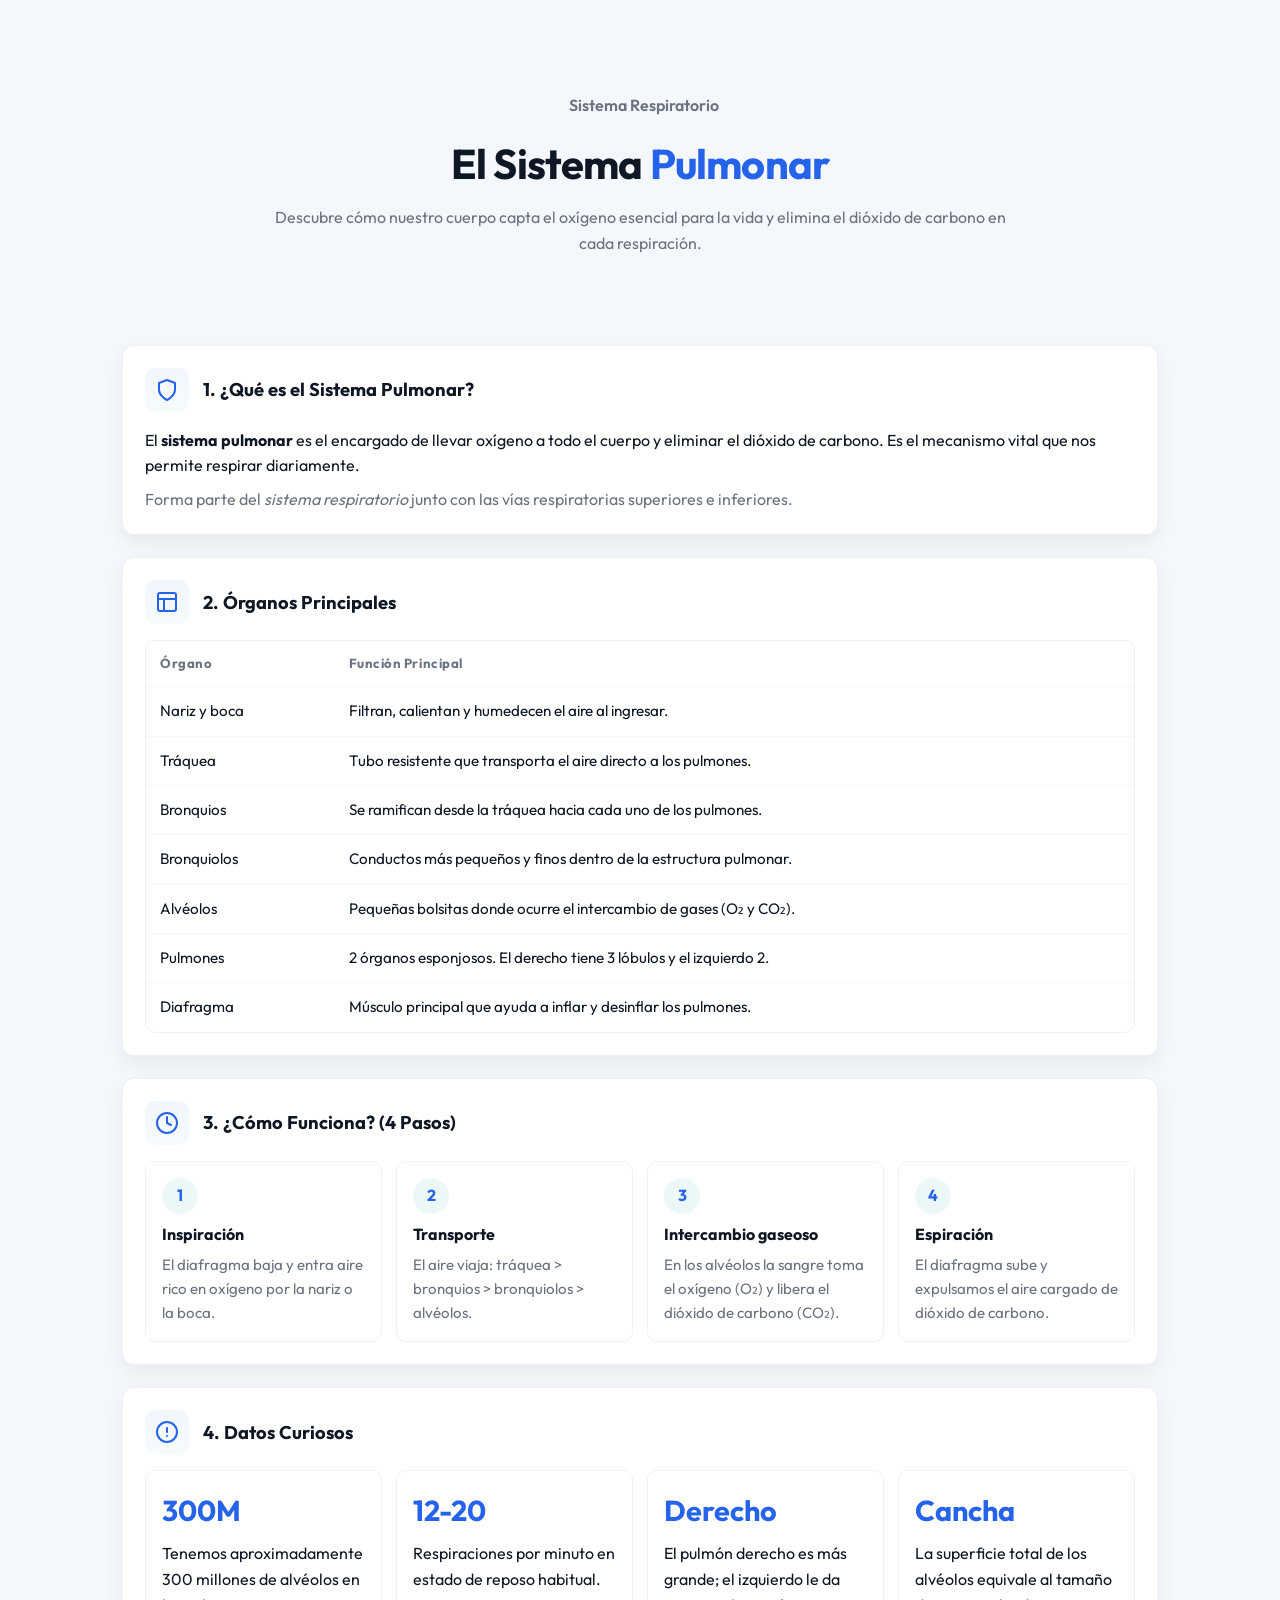
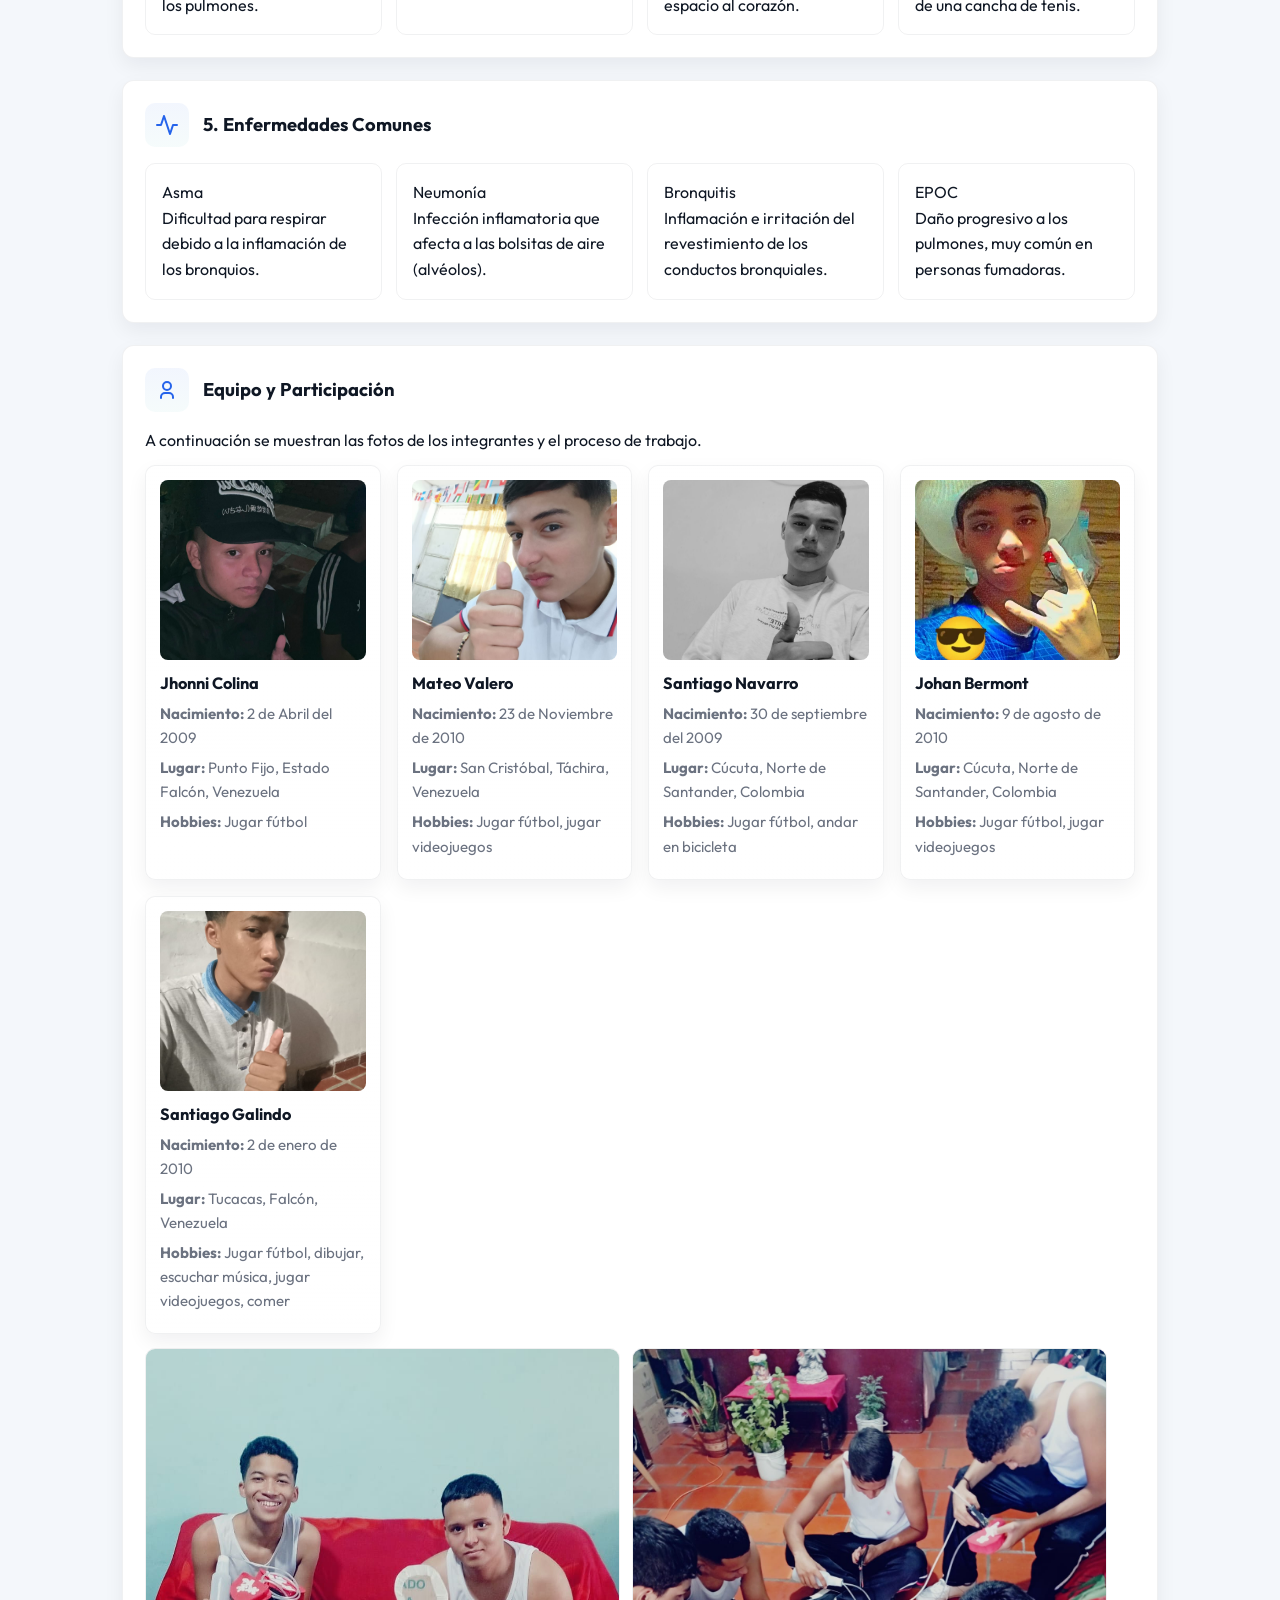
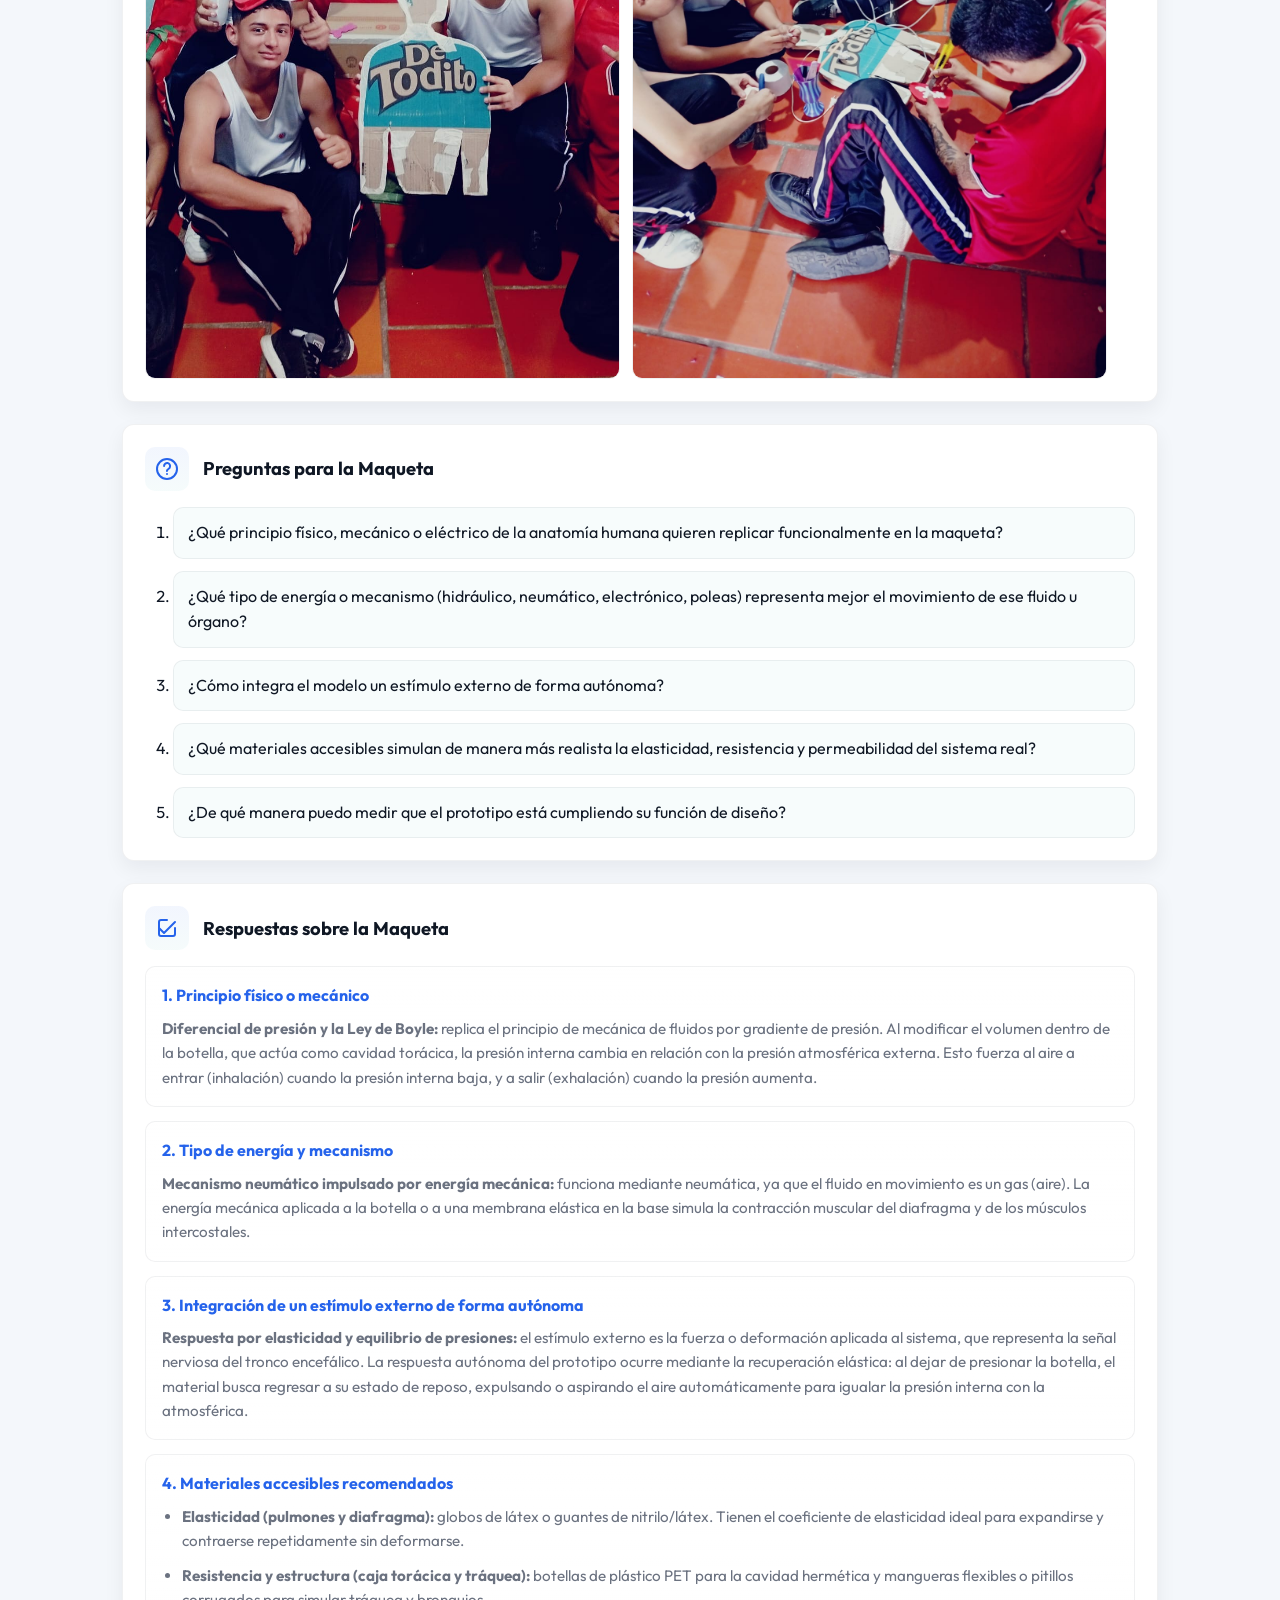
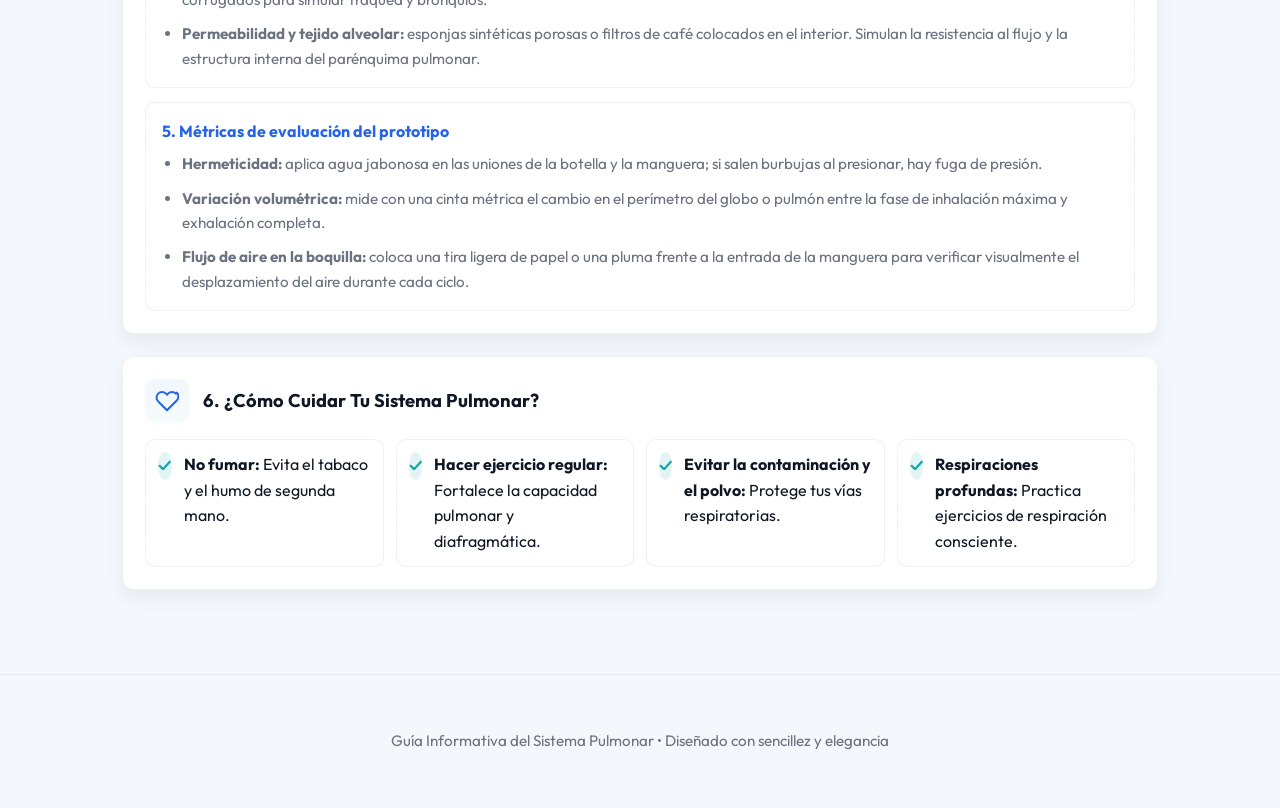
<file: index.html>
<!DOCTYPE html>
<html lang="es">
<head>
  <meta charset="UTF-8">
  <meta name="viewport" content="width=device-width, initial-scale=1.0">
  <title>El Sistema Pulmonar | Guía Educativa e Informativa</title>
  <meta name="description" content="Aprende sobre el sistema pulmonar: órganos principales, funcionamiento en 4 pasos, datos curiosos y cómo cuidarlo.">
  <link rel="preconnect" href="https://fonts.googleapis.com">
  <link rel="preconnect" href="https://fonts.gstatic.com" crossorigin>
  <link href="https://fonts.googleapis.com/css2?family=Outfit:wght@300;400;500;600;700&display=swap" rel="stylesheet">
  <link rel="stylesheet" href="styles.css">
</head>
<body>

  <!-- Removed decorative orbs for a minimalist layout -->

  <!-- Header / Hero -->
  <header class="hero">
    <div class="container hero-content">
      <div class="badge">
        <span class="pulse-dot"></span> Sistema Respiratorio
      </div>
      <h1>El Sistema <span class="highlight">Pulmonar</span></h1>
      <p class="hero-subtitle">
        Descubre cómo nuestro cuerpo capta el oxígeno esencial para la vida y elimina el dióxido de carbono en cada respiración.
      </p>
    </div>
  </header>

  <main class="container">
    
    <!-- 1. ¿Qué es? -->
    <section id="que-es" class="card fade-in">
      <div class="section-title">
        <div class="icon-box">
          <svg width="24" height="24" viewBox="0 0 24 24" fill="none" stroke="currentColor" stroke-width="2" stroke-linecap="round" stroke-linejoin="round"><path d="M12 22s8-4 8-10V5l-8-3-8 3v7c0 6 8 10 8 10z"/></svg>
        </div>
        <h2>1. ¿Qué es el Sistema Pulmonar?</h2>
      </div>
      <p class="description-text">
        El <strong>sistema pulmonar</strong> es el encargado de llevar oxígeno a todo el cuerpo y eliminar el dióxido de carbono. Es el mecanismo vital que nos permite respirar diariamente.
      </p>
      <p class="description-subtext">
        Forma parte del <em>sistema respiratorio</em> junto con las vías respiratorias superiores e inferiores.
      </p>
    </section>

    <!-- 2. Órganos Principales (Cuadro / Tabla) -->
    <section id="organos" class="card fade-in">
      <div class="section-title">
        <div class="icon-box">
          <svg width="24" height="24" viewBox="0 0 24 24" fill="none" stroke="currentColor" stroke-width="2" stroke-linecap="round" stroke-linejoin="round"><rect x="3" y="3" width="18" height="18" rx="2" ry="2"/><line x1="3" y1="9" x2="21" y2="9"/><line x1="9" y1="21" x2="9" y2="9"/></svg>
        </div>
        <h2>2. Órganos Principales</h2>
      </div>
      <div class="table-container">
        <table class="organ-table">
          <thead>
            <tr>
              <th>Órgano</th>
              <th>Función Principal</th>
            </tr>
          </thead>
          <tbody>
            <tr>
              <td class="organ-name"><span class="tag"></span> Nariz y boca</td>
              <td>Filtran, calientan y humedecen el aire al ingresar.</td>
            </tr>
            <tr>
              <td class="organ-name"><span class="tag"></span> Tráquea</td>
              <td>Tubo resistente que transporta el aire directo a los pulmones.</td>
            </tr>
            <tr>
              <td class="organ-name"><span class="tag"></span> Bronquios</td>
              <td>Se ramifican desde la tráquea hacia cada uno de los pulmones.</td>
            </tr>
            <tr>
              <td class="organ-name"><span class="tag"></span> Bronquiolos</td>
              <td>Conductos más pequeños y finos dentro de la estructura pulmonar.</td>
            </tr>
            <tr>
              <td class="organ-name"><span class="tag"></span> Alvéolos</td>
              <td>Pequeñas bolsitas donde ocurre el intercambio de gases (O₂ y CO₂).</td>
            </tr>
            <tr>
              <td class="organ-name"><span class="tag"></span> Pulmones</td>
              <td>2 órganos esponjosos. El derecho tiene 3 lóbulos y el izquierdo 2.</td>
            </tr>
            <tr>
              <td class="organ-name"><span class="tag"></span> Diafragma</td>
              <td>Músculo principal que ayuda a inflar y desinflar los pulmones.</td>
            </tr>
          </tbody>
        </table>
      </div>
    </section>

    <!-- 3. ¿Cómo funciona? 4 pasos -->
    <section id="funcionamiento" class="card fade-in">
      <div class="section-title">
        <div class="icon-box">
          <svg width="24" height="24" viewBox="0 0 24 24" fill="none" stroke="currentColor" stroke-width="2" stroke-linecap="round" stroke-linejoin="round"><circle cx="12" cy="12" r="10"/><polyline points="12 6 12 12 16 14"/></svg>
        </div>
        <h2>3. ¿Cómo Funciona? (4 Pasos)</h2>
      </div>
      <div class="steps-grid">
        <div class="step-card">
          <div class="step-number">1</div>
          <h3>Inspiración</h3>
          <p>El diafragma baja y entra aire rico en oxígeno por la nariz o la boca.</p>
        </div>
        <div class="step-card">
          <div class="step-number">2</div>
          <h3>Transporte</h3>
          <p>El aire viaja: tráquea &gt; bronquios &gt; bronquiolos &gt; alvéolos.</p>
        </div>
        <div class="step-card">
          <div class="step-number">3</div>
          <h3>Intercambio gaseoso</h3>
          <p>En los alvéolos la sangre toma el oxígeno (O₂) y libera el dióxido de carbono (CO₂).</p>
        </div>
        <div class="step-card">
          <div class="step-number">4</div>
          <h3>Espiración</h3>
          <p>El diafragma sube y expulsamos el aire cargado de dióxido de carbono.</p>
        </div>
      </div>
    </section>

    <!-- 4. Datos curiosos -->
    <section id="curiosidades" class="card fade-in">
      <div class="section-title">
        <div class="icon-box">
          <svg width="24" height="24" viewBox="0 0 24 24" fill="none" stroke="currentColor" stroke-width="2" stroke-linecap="round" stroke-linejoin="round"><circle cx="12" cy="12" r="10"/><line x1="12" y1="8" x2="12" y2="12"/><line x1="12" y1="16" x2="12.01" y2="16"/></svg>
        </div>
        <h2>4. Datos Curiosos</h2>
      </div>
      <div class="facts-grid">
        <div class="fact-box">
          <span class="fact-stat">300M</span>
          <p>Tenemos aproximadamente 300 millones de alvéolos en los pulmones.</p>
        </div>
        <div class="fact-box">
          <span class="fact-stat">12-20</span>
          <p>Respiraciones por minuto en estado de reposo habitual.</p>
        </div>
        <div class="fact-box">
          <span class="fact-stat">Derecho</span>
          <p>El pulmón derecho es más grande; el izquierdo le da espacio al corazón.</p>
        </div>
        <div class="fact-box">
          <span class="fact-stat">Cancha</span>
          <p>La superficie total de los alvéolos equivale al tamaño de una cancha de tenis.</p>
        </div>
      </div>
    </section>

    <!-- 5. Enfermedades comunes -->
    <section id="enfermedades" class="card fade-in">
      <div class="section-title">
        <div class="icon-box">
          <svg width="24" height="24" viewBox="0 0 24 24" fill="none" stroke="currentColor" stroke-width="2" stroke-linecap="round" stroke-linejoin="round"><path d="M22 12h-4l-3 9L9 3l-3 9H2"/></svg>
        </div>
        <h2>5. Enfermedades Comunes</h2>
      </div>
      <div class="diseases-grid">
        <div class="disease-card">
          <span class="disease-badge">Asma</span>
          <p>Dificultad para respirar debido a la inflamación de los bronquios.</p>
        </div>
        <div class="disease-card">
          <span class="disease-badge">Neumonía</span>
          <p>Infección inflamatoria que afecta a las bolsitas de aire (alvéolos).</p>
        </div>
        <div class="disease-card">
          <span class="disease-badge">Bronquitis</span>
          <p>Inflamación e irritación del revestimiento de los conductos bronquiales.</p>
        </div>
        <div class="disease-card">
          <span class="disease-badge">EPOC</span>
          <p>Daño progresivo a los pulmones, muy común en personas fumadoras.</p>
        </div>
      </div>
    </section>

    <!-- Equipo / Integrantes -->
    <section id="equipo" class="card fade-in">
      <div class="section-title">
        <div class="icon-box">
          <svg width="24" height="24" viewBox="0 0 24 24" fill="none" stroke="currentColor" stroke-width="2" stroke-linecap="round" stroke-linejoin="round"><path d="M12 12c2.21 0 4-1.79 4-4s-1.79-4-4-4-4 1.79-4 4 1.79 4 4 4zM6 20v-1c0-2.21 1.79-4 4-4h4c2.21 0 4 1.79 4 4v1"/></svg>
        </div>
        <h2>Equipo y Participación</h2>
      </div>
      <p class="description-text">A continuación se muestran las fotos de los integrantes y el proceso de trabajo.</p>

      <div class="team-grid">
        <div class="member-card">
          <img class="avatar" src="images/jhonni_colina.jpeg" alt="Jhonni Colina">
          <h3>Jhonni Colina</h3>
          <ul>
            <li><strong>Nacimiento:</strong> 2 de Abril del 2009</li>
            <li><strong>Lugar:</strong> Punto Fijo, Estado Falcón, Venezuela</li>
            <li><strong>Hobbies:</strong> Jugar fútbol</li>
          </ul>
        </div>

        <div class="member-card">
          <img class="avatar" src="images/Mateo_valero.jpeg" alt="Mateo Valero">
          <h3>Mateo Valero</h3>
          <ul>
            <li><strong>Nacimiento:</strong> 23 de Noviembre de 2010</li>
            <li><strong>Lugar:</strong> San Cristóbal, Táchira, Venezuela</li>
            <li><strong>Hobbies:</strong> Jugar fútbol, jugar videojuegos</li>
          </ul>
        </div>

        <div class="member-card">
          <img class="avatar" src="images/santiago_navarro.jpeg" alt="Santiago Navarro">
          <h3>Santiago Navarro</h3>
          <ul>
            <li><strong>Nacimiento:</strong> 30 de septiembre del 2009</li>
            <li><strong>Lugar:</strong> Cúcuta, Norte de Santander, Colombia</li>
            <li><strong>Hobbies:</strong> Jugar fútbol, andar en bicicleta</li>
          </ul>
        </div>

        <div class="member-card">
          <img class="avatar" src="images/johan_bermont.jpeg" alt="Johan Bermont">
          <h3>Johan Bermont</h3>
          <ul>
            <li><strong>Nacimiento:</strong> 9 de agosto de 2010</li>
            <li><strong>Lugar:</strong> Cúcuta, Norte de Santander, Colombia</li>
            <li><strong>Hobbies:</strong> Jugar fútbol, jugar videojuegos</li>
          </ul>
        </div>

        <div class="member-card">
          <img class="avatar" src="images/Santiago_Galindo.jpeg" alt="Santiago Galindo">
          <h3>Santiago Galindo</h3>
          <ul>
            <li><strong>Nacimiento:</strong> 2 de enero de 2010</li>
            <li><strong>Lugar:</strong> Tucacas, Falcón, Venezuela</li>
            <li><strong>Hobbies:</strong> Jugar fútbol, dibujar, escuchar música, jugar videojuegos, comer</li>
          </ul>
        </div>
      </div>

      <div class="process-photos">
        <img src="images/proceso1.jpeg" alt="Proceso 1">
        <img src="images/proceso2.jpeg" alt="Proceso 2">
      </div>
    </section>

    <!-- Preguntas para la maqueta -->
    <section id="preguntas" class="card fade-in">
      <div class="section-title">
        <div class="icon-box">
          <svg width="24" height="24" viewBox="0 0 24 24" fill="none" stroke="currentColor" stroke-width="2" stroke-linecap="round" stroke-linejoin="round"><circle cx="12" cy="12" r="10"/><path d="M9.09 9a3 3 0 1 1 5.83 1c0 2-3 2-3 4"/><line x1="12" y1="17" x2="12.01" y2="17"/></svg>
        </div>
        <h2>Preguntas para la Maqueta</h2>
      </div>
      <ol class="questions-list">
        <li>¿Qué principio físico, mecánico o eléctrico de la anatomía humana quieren replicar funcionalmente en la maqueta?</li>
        <li>¿Qué tipo de energía o mecanismo (hidráulico, neumático, electrónico, poleas) representa mejor el movimiento de ese fluido u órgano?</li>
        <li>¿Cómo integra el modelo un estímulo externo de forma autónoma?</li>
        <li>¿Qué materiales accesibles simulan de manera más realista la elasticidad, resistencia y permeabilidad del sistema real?</li>
        <li>¿De qué manera puedo medir que el prototipo está cumpliendo su función de diseño?</li>
      </ol>
    </section>

    <!-- Respuestas sobre la maqueta -->
    <section id="respuestas" class="card fade-in">
      <div class="section-title">
        <div class="icon-box">
          <svg width="24" height="24" viewBox="0 0 24 24" fill="none" stroke="currentColor" stroke-width="2" stroke-linecap="round" stroke-linejoin="round"><path d="M20 6 9 17l-5-5"/><path d="M20 12v6a2 2 0 0 1-2 2H6a2 2 0 0 1-2-2V6a2 2 0 0 1 2-2h6"/></svg>
        </div>
        <h2>Respuestas sobre la Maqueta</h2>
      </div>
      <div class="answers-grid">
        <article class="answer-item">
          <h3>1. Principio físico o mecánico</h3>
          <p><strong>Diferencial de presión y la Ley de Boyle:</strong> replica el principio de mecánica de fluidos por gradiente de presión. Al modificar el volumen dentro de la botella, que actúa como cavidad torácica, la presión interna cambia en relación con la presión atmosférica externa. Esto fuerza al aire a entrar (inhalación) cuando la presión interna baja, y a salir (exhalación) cuando la presión aumenta.</p>
        </article>
        <article class="answer-item">
          <h3>2. Tipo de energía y mecanismo</h3>
          <p><strong>Mecanismo neumático impulsado por energía mecánica:</strong> funciona mediante neumática, ya que el fluido en movimiento es un gas (aire). La energía mecánica aplicada a la botella o a una membrana elástica en la base simula la contracción muscular del diafragma y de los músculos intercostales.</p>
        </article>
        <article class="answer-item">
          <h3>3. Integración de un estímulo externo de forma autónoma</h3>
          <p><strong>Respuesta por elasticidad y equilibrio de presiones:</strong> el estímulo externo es la fuerza o deformación aplicada al sistema, que representa la señal nerviosa del tronco encefálico. La respuesta autónoma del prototipo ocurre mediante la recuperación elástica: al dejar de presionar la botella, el material busca regresar a su estado de reposo, expulsando o aspirando el aire automáticamente para igualar la presión interna con la atmosférica.</p>
        </article>
        <article class="answer-item">
          <h3>4. Materiales accesibles recomendados</h3>
          <ul>
            <li><strong>Elasticidad (pulmones y diafragma):</strong> globos de látex o guantes de nitrilo/látex. Tienen el coeficiente de elasticidad ideal para expandirse y contraerse repetidamente sin deformarse.</li>
            <li><strong>Resistencia y estructura (caja torácica y tráquea):</strong> botellas de plástico PET para la cavidad hermética y mangueras flexibles o pitillos corrugados para simular tráquea y bronquios.</li>
            <li><strong>Permeabilidad y tejido alveolar:</strong> esponjas sintéticas porosas o filtros de café colocados en el interior. Simulan la resistencia al flujo y la estructura interna del parénquima pulmonar.</li>
          </ul>
        </article>
        <article class="answer-item">
          <h3>5. Métricas de evaluación del prototipo</h3>
          <ul>
            <li><strong>Hermeticidad:</strong> aplica agua jabonosa en las uniones de la botella y la manguera; si salen burbujas al presionar, hay fuga de presión.</li>
            <li><strong>Variación volumétrica:</strong> mide con una cinta métrica el cambio en el perímetro del globo o pulmón entre la fase de inhalación máxima y exhalación completa.</li>
            <li><strong>Flujo de aire en la boquilla:</strong> coloca una tira ligera de papel o una pluma frente a la entrada de la manguera para verificar visualmente el desplazamiento del aire durante cada ciclo.</li>
          </ul>
        </article>
      </div>
    </section>

    <!-- 6. ¿Cómo cuidarlo? -->
    <section id="cuidados" class="card highlight-card fade-in">
      <div class="section-title">
        <div class="icon-box">
          <svg width="24" height="24" viewBox="0 0 24 24" fill="none" stroke="currentColor" stroke-width="2" stroke-linecap="round" stroke-linejoin="round"><path d="M20.84 4.61a5.5 5.5 0 0 0-7.78 0L12 5.67l-1.06-1.06a5.5 5.5 0 0 0-7.78 7.78l1.06 1.06L12 21.23l8.72-8.72 1.06-1.06a5.5 5.5 0 0 0 0-7.78z"/></svg>
        </div>
        <h2>6. ¿Cómo Cuidar Tu Sistema Pulmonar?</h2>
      </div>
      <ul class="care-list">
        <li>
          <span class="check-icon">✓</span>
          <div>
            <strong>No fumar:</strong> Evita el tabaco y el humo de segunda mano.
          </div>
        </li>
        <li>
          <span class="check-icon">✓</span>
          <div>
            <strong>Hacer ejercicio regular:</strong> Fortalece la capacidad pulmonar y diafragmática.
          </div>
        </li>
        <li>
          <span class="check-icon">✓</span>
          <div>
            <strong>Evitar la contaminación y el polvo:</strong> Protege tus vías respiratorias.
          </div>
        </li>
        <li>
          <span class="check-icon">✓</span>
          <div>
            <strong>Respiraciones profundas:</strong> Practica ejercicios de respiración consciente.
          </div>
        </li>
      </ul>
    </section>

  </main>

  <footer>
    <div class="container">
      <p>Guía Informativa del Sistema Pulmonar • Diseñado con sencillez y elegancia</p>
    </div>
  </footer>

</body>
</html>
</file>
<file: styles.css>
/* UX-focused UI styles: improved spacing, hierarchy and colors */

:root {
  --bg: #f4f7fb;
  --surface: #ffffff;
  --muted: #6b7280;
  --text: #0f1724;
  --primary: #0ea5a4; /* teal */
  --accent: #2563eb; /* blue */
  --border: rgba(15,23,42,0.06);
  --shadow: 0 8px 20px rgba(16,24,40,0.06);
  --radius: 12px;
  --container: 1100px;
  --ff: 'Outfit', system-ui, -apple-system, 'Segoe UI', Roboto, sans-serif;
}

*{box-sizing:border-box;margin:0;padding:0}
body{background:var(--bg);color:var(--text);font-family:var(--ff);line-height:1.6;-webkit-font-smoothing:antialiased}
.container{max-width:var(--container);margin:0 auto;padding:32px}

/* Header */
.hero{padding:56px 0 24px;text-align:center}
.badge{display:inline-flex;align-items:center;gap:8px;color:var(--muted);font-weight:600;margin-bottom:12px}
h1{font-size:2.6rem;font-weight:700;letter-spacing:-0.02em;margin-bottom:8px}
.highlight{color:var(--accent)}
.hero-subtitle{color:var(--muted);max-width:760px;margin:0 auto}

/* Cards */
.card{background:var(--surface);border-radius:var(--radius);padding:22px;margin-bottom:22px;border:1px solid var(--border);box-shadow:var(--shadow);transition:transform .18s ease, box-shadow .18s ease}
.card:hover{transform:translateY(-6px);box-shadow:0 18px 40px rgba(16,24,40,0.08)}
.section-title{display:flex;align-items:center;gap:14px;margin-bottom:16px}
.icon-box{width:44px;height:44px;border-radius:10px;background:linear-gradient(180deg,rgba(37,99,235,0.06),rgba(14,165,164,0.04));display:flex;align-items:center;justify-content:center;color:var(--accent)}
h2{font-size:1.15rem;color:var(--text);margin:0}
.description-text{color:var(--text);margin-bottom:8px}
.description-subtext{color:var(--muted)}

/* Table */
.table-container{overflow-x:auto;border-radius:10px;border:1px solid var(--border)}
.organ-table{width:100%;border-collapse:collapse;font-size:0.95rem}
.organ-table th{padding:12px 14px;text-align:left;color:var(--muted);font-weight:700;font-size:0.82rem;letter-spacing:0.04em;background:transparent}
.organ-table td{padding:12px 14px;color:var(--text);border-top:1px solid rgba(15,23,42,0.03)}

/* Steps/facts */
.steps-grid,.facts-grid,.diseases-grid{display:grid;gap:14px;grid-template-columns:repeat(auto-fit,minmax(220px,1fr))}
.step-card,.fact-box,.disease-card{background:transparent;border-radius:10px;padding:16px;border:1px solid var(--border)}
.step-number{width:36px;height:36px;border-radius:50%;background:rgba(14,165,164,0.08);display:inline-flex;align-items:center;justify-content:center;color:var(--accent);font-weight:700}
.step-card h3{margin:8px 0 6px;font-size:1rem}
.step-card p{color:var(--muted);font-size:0.94rem}

/* Facts */
.fact-stat{display:block;font-size:1.8rem;font-weight:700;color:var(--accent);margin-bottom:8px}

/* Equipo */
.team-grid{display:grid;gap:16px;grid-template-columns:repeat(auto-fit,minmax(220px,1fr));margin-top:12px}
.member-card{display:flex;flex-direction:column;align-items:flex-start;border-radius:10px;padding:14px;border:1px solid var(--border);background:linear-gradient(180deg,rgba(255,255,255,0.6),var(--surface));box-shadow:var(--shadow)}
.member-card .avatar{width:100%;height:180px;border-radius:8px;background:linear-gradient(180deg,rgba(14,165,164,0.12),rgba(37,99,235,0.06));display:block;object-fit:cover;object-position:center;font-weight:700;color:var(--accent);font-size:1.1rem;margin-bottom:10px}
.member-card h3{font-size:1.02rem;margin-bottom:6px}
.member-card ul{list-style:none;color:var(--muted);font-size:0.94rem;padding-left:0}
.member-card li{margin-bottom:6px}
.process-photos{display:flex;gap:12px;margin-top:14px}
.process-photos img{width:100%;max-width:48%;border-radius:10px;object-fit:cover;border:1px solid var(--border)}

/* Preguntas y respuestas */
.questions-list{display:grid;gap:12px;padding-left:28px;color:var(--text)}
.questions-list li{padding:12px 14px;border:1px solid var(--border);border-radius:10px;background:rgba(14,165,164,0.03)}
.answers-grid{display:grid;gap:14px}
.answer-item{padding:16px;border:1px solid var(--border);border-radius:10px;background:linear-gradient(180deg,rgba(255,255,255,0.6),var(--surface))}
.answer-item h3{margin-bottom:8px;color:var(--accent);font-size:1rem}
.answer-item p,.answer-item li{color:var(--muted);font-size:0.95rem}
.answer-item ul{display:grid;gap:10px;padding-left:20px}

/* Care list */
.care-list{list-style:none;display:grid;gap:12px;grid-template-columns:repeat(auto-fit,minmax(220px,1fr))}
.care-list li{display:flex;align-items:flex-start;gap:12px;padding:12px;border-radius:10px;border:1px solid var(--border);background:linear-gradient(180deg,rgba(255,255,255,0.6),var(--surface))}
.check-icon{width:28px;height:28px;border-radius:50%;background:rgba(14,165,164,0.12);display:flex;align-items:center;justify-content:center;color:var(--primary);font-weight:700}

/* Footer */
footer{text-align:center;padding:22px 0;color:var(--muted);font-size:0.95rem;border-top:1px solid var(--border);margin-top:30px}

@media (max-width:760px){.container{padding:18px}h1{font-size:1.8rem}.process-photos{flex-direction:column}.process-photos img{max-width:100%}}
</file>
